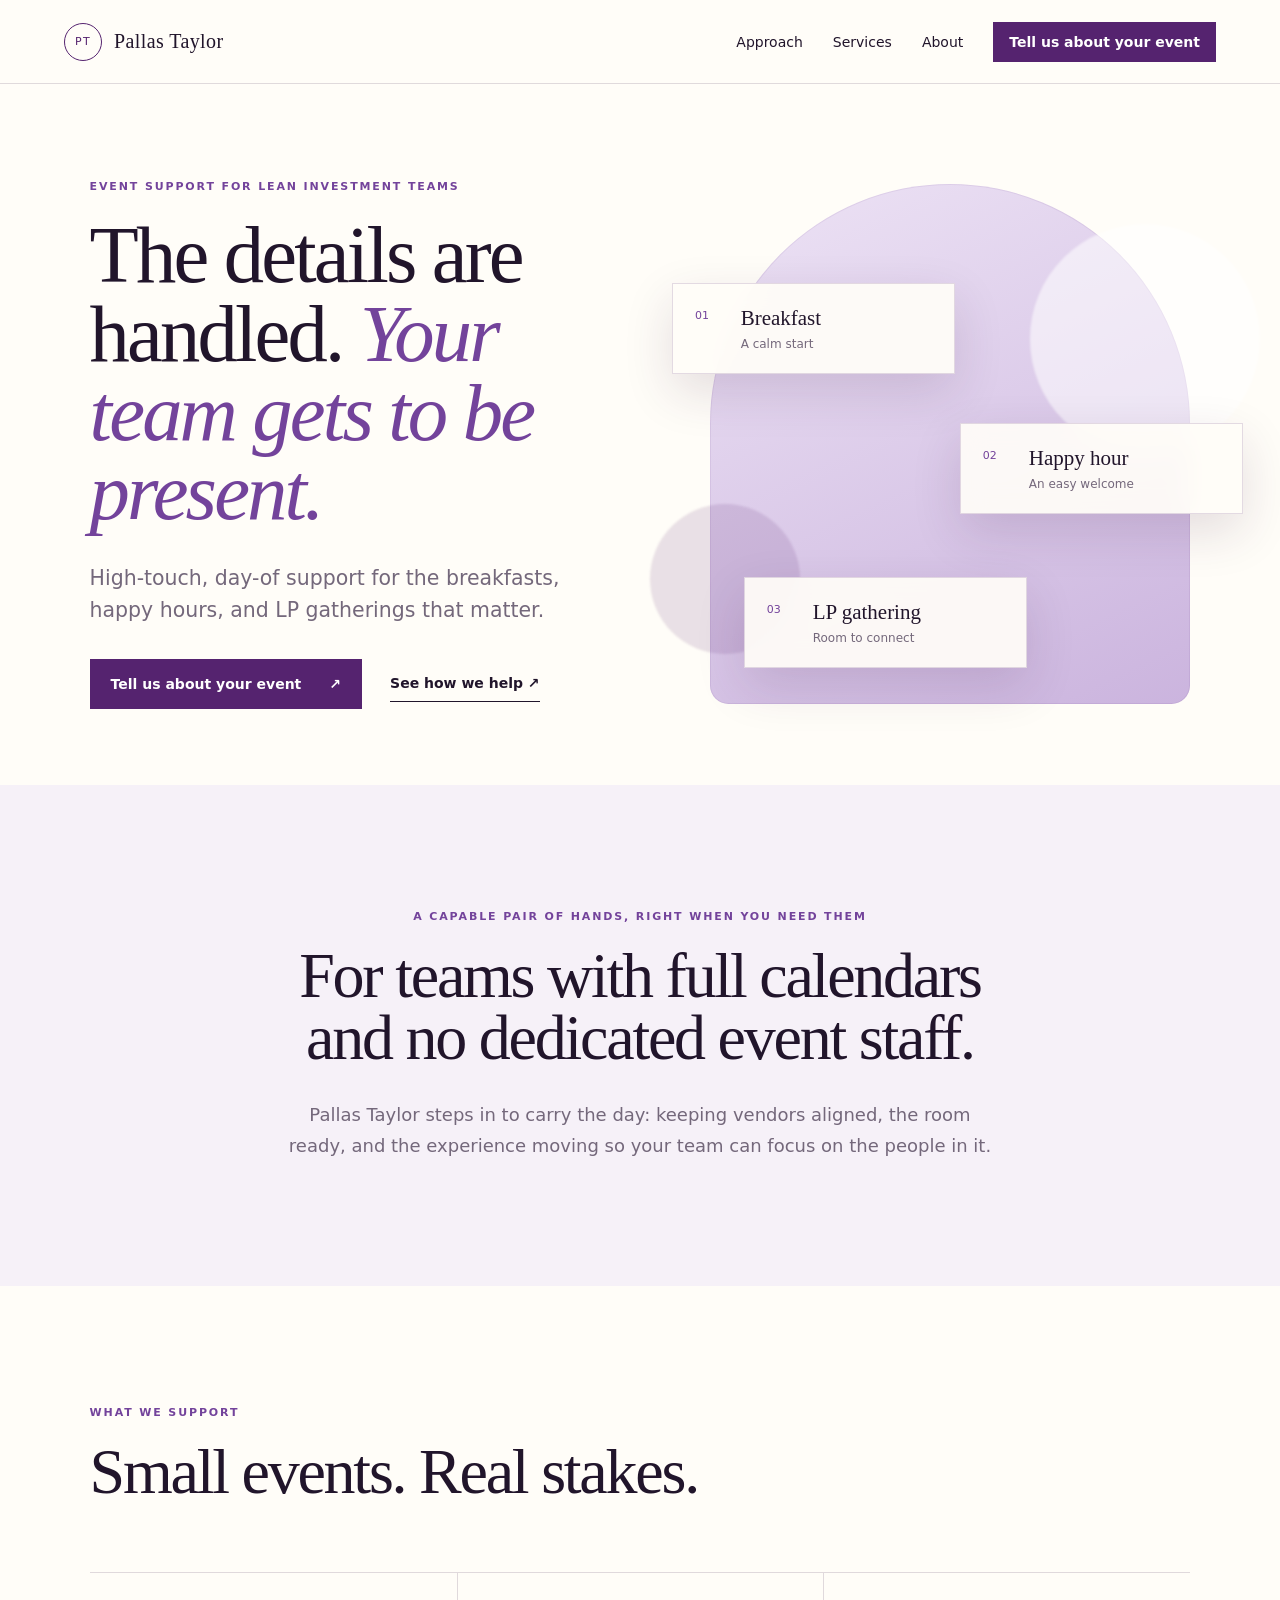
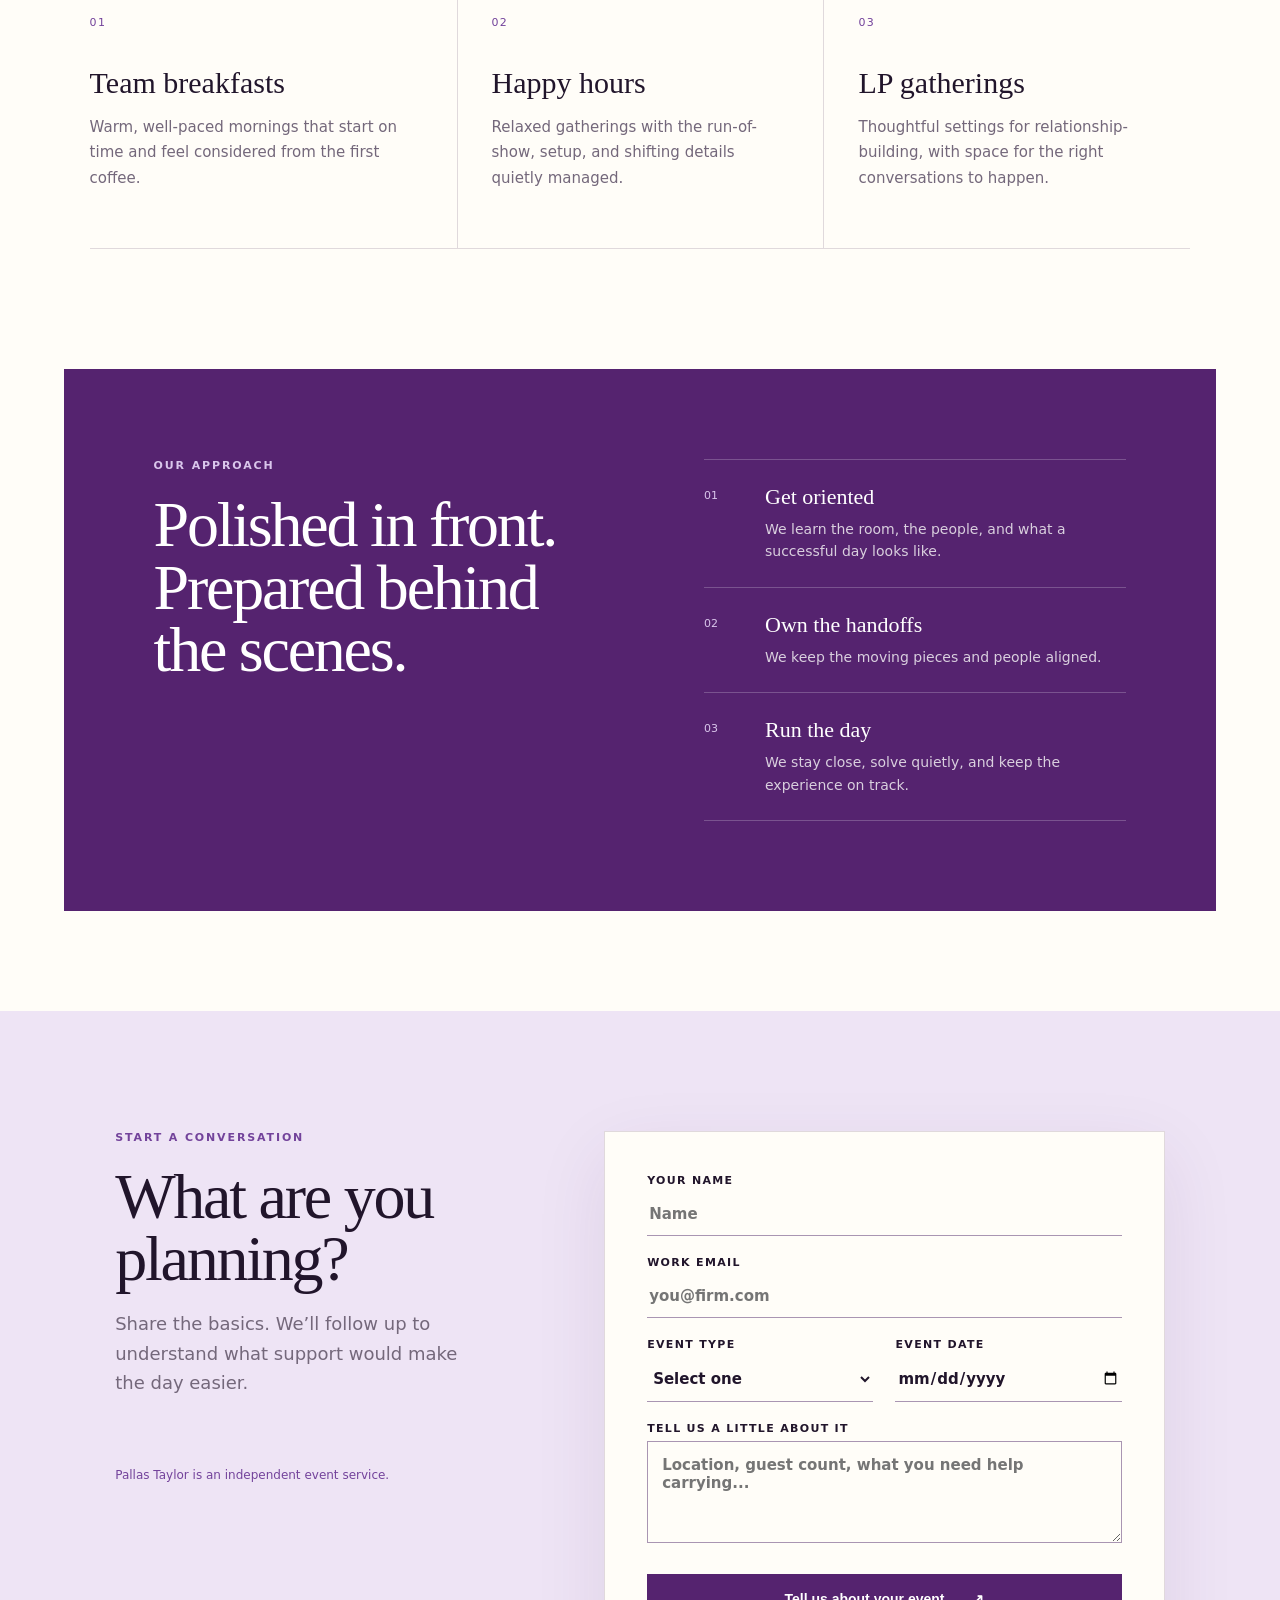
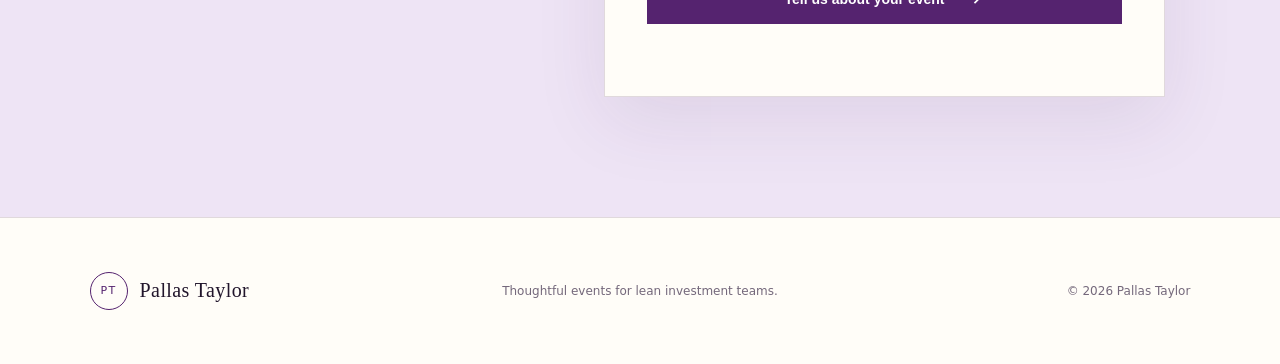
<file: index.html>
<!doctype html>
<html lang="en">
<head>
  <meta charset="utf-8" />
  <meta name="viewport" content="width=device-width, initial-scale=1" />
  <meta name="description" content="Pallas Taylor provides thoughtful, day-of event support for lean investment teams." />
  <title>Pallas Taylor | Event support for investment teams</title>
  <link rel="canonical" href="https://pallastaylor.com/" />
  <meta name="robots" content="index, follow, max-image-preview:large" />
  <meta property="og:type" content="website" />
  <meta property="og:site_name" content="Pallas Taylor" />
  <meta property="og:title" content="Pallas Taylor | Event support for investment teams" />
  <meta property="og:description" content="Pallas Taylor provides thoughtful, day-of event support for lean investment teams." />
  <meta property="og:url" content="https://pallastaylor.com/" />
  <meta name="twitter:card" content="summary" />
  <meta name="twitter:title" content="Pallas Taylor | Event support for investment teams" />
  <meta name="twitter:description" content="Pallas Taylor provides thoughtful, day-of event support for lean investment teams." />
  <script type="application/ld+json">
  {
    "@context": "https://schema.org",
    "@graph": [
      {
        "@type": "WebSite",
        "@id": "https://pallastaylor.com/#website",
        "url": "https://pallastaylor.com/",
        "name": "Pallas Taylor",
        "description": "High-touch, day-of event support for lean investment and venture capital teams.",
        "publisher": { "@id": "https://pallastaylor.com/#business" }
      },
      {
        "@type": "ProfessionalService",
        "@id": "https://pallastaylor.com/#business",
        "name": "Pallas Taylor",
        "url": "https://pallastaylor.com/",
        "email": "hello@pallastaylor.com",
        "description": "Pallas Taylor provides high-touch, day-of event support for lean investment and venture capital teams: team breakfasts, happy hours, LP dinners and portfolio gatherings. It handles vendors, timelines, guest lists and onsite execution so the client's own team can be present with their guests.",
        "founder": {
          "@type": "Person",
          "@id": "https://pallastaylor.com/#founder",
          "name": "Arielle Warren",
          "jobTitle": "Founder"
        },
        "areaServed": { "@type": "City", "name": "New York City" },
        "knowsAbout": ["event planning", "day-of event coordination", "investor relations events", "LP dinners", "venture capital events", "corporate happy hours", "team breakfasts"],
        "hasOfferCatalog": {
          "@type": "OfferCatalog",
          "name": "Event support services",
          "itemListElement": [
            { "@type": "Offer", "itemOffered": { "@type": "Service", "name": "Breakfast Briefing", "description": "Planning call, run-of-show, venue and vendor coordination, RSVP tracking and up to 3 hours onsite, for events of up to 30 guests." } },
            { "@type": "Offer", "itemOffered": { "@type": "Service", "name": "Happy Hour / LP Gathering", "description": "Event brief, vendor coordination, invitation copy, RSVP tracking and a lead onsite operator for up to 5 hours, for events of up to 75 guests." } },
            { "@type": "Offer", "itemOffered": { "@type": "Service", "name": "White-Glove Event Partner", "description": "End-to-end ownership of higher-touch LP dinners, portfolio gatherings and multi-vendor events, from concept through post-event debrief." } },
            { "@type": "Offer", "itemOffered": { "@type": "Service", "name": "Event Sprint", "description": "A four-hour-minimum engagement to rescue, finish or run a specific part of an event the client has already planned." } }
          ]
        }
      }
    ]
  }
  </script>
  <link rel="stylesheet" href="styles.css" />
</head>
<body>
  <header class="site-header">
    <a class="brand" href="#top" aria-label="Pallas Taylor home">
      <span class="brand-mark" aria-hidden="true">PT</span>
      <span>Pallas Taylor</span>
    </a>
    <button class="menu-toggle" type="button" aria-expanded="false" aria-controls="mobile-menu" aria-label="Open navigation menu">
      <span aria-hidden="true"></span><span aria-hidden="true"></span><span aria-hidden="true"></span>
    </button>
    <nav aria-label="Primary navigation">
      <a href="#approach">Approach</a>
      <a href="services.html">Services</a>
      <a href="about.html">About</a>
      <a class="button button-small" href="#inquiry"><span class="cta-full">Tell us about your event</span><span class="cta-short">Inquire</span></a>
    </nav>
  <nav class="mobile-menu" id="mobile-menu" aria-label="Mobile navigation" hidden>
    <a href="index.html">Home</a>
    <a href="about.html">About</a>
    <a href="villagers/">Villagers</a>
    <a href="index.html#inquiry">Inquire</a>
  </nav>
  </header>

  <main id="top">
    <section class="hero">
      <div class="hero-copy">
        <p class="eyebrow">Event support for lean investment teams</p>
        <h1>The details are handled. <em>Your team gets to be present.</em></h1>
        <p class="hero-intro">High-touch, day-of support for the breakfasts, happy hours, and LP gatherings that matter.</p>
        <div class="hero-actions">
          <a class="button" href="#inquiry">Tell us about your event <span aria-hidden="true">↗</span></a>
          <a class="text-link" href="services.html">See how we help <span aria-hidden="true">↗</span></a>
        </div>
      </div>
      <div class="hero-art" aria-label="Abstract purple event scene">
        <div class="orb orb-one"></div>
        <div class="orb orb-two"></div>
        <div class="event-card card-one"><span>01</span><strong>Breakfast</strong><small>A calm start</small></div>
        <div class="event-card card-two"><span>02</span><strong>Happy hour</strong><small>An easy welcome</small></div>
        <div class="event-card card-three"><span>03</span><strong>LP gathering</strong><small>Room to connect</small></div>
      </div>
    </section>

    <section class="statement">
      <p class="eyebrow">A capable pair of hands, right when you need them</p>
      <h2>For teams with full calendars and no dedicated event staff.</h2>
      <p>Pallas Taylor steps in to carry the day: keeping vendors aligned, the room ready, and the experience moving so your team can focus on the people in it.</p>
    </section>

    <section class="services" id="services">
      <div class="section-heading">
        <p class="eyebrow">What we support</p>
        <h2>Small events. Real stakes.</h2>
      </div>
      <div class="service-grid">
        <article>
          <span class="service-number">01</span>
          <h3>Team breakfasts</h3>
          <p>Warm, well-paced mornings that start on time and feel considered from the first coffee.</p>
        </article>
        <article>
          <span class="service-number">02</span>
          <h3>Happy hours</h3>
          <p>Relaxed gatherings with the run-of-show, setup, and shifting details quietly managed.</p>
        </article>
        <article>
          <span class="service-number">03</span>
          <h3>LP gatherings</h3>
          <p>Thoughtful settings for relationship-building, with space for the right conversations to happen.</p>
        </article>
      </div>
    </section>

    <section class="approach" id="approach">
      <div class="approach-panel">
        <div>
          <p class="eyebrow light">Our approach</p>
          <h2>Polished in front.<br />Prepared behind the scenes.</h2>
        </div>
        <ol>
          <li><span>01</span><div><strong>Get oriented</strong><p>We learn the room, the people, and what a successful day looks like.</p></div></li>
          <li><span>02</span><div><strong>Own the handoffs</strong><p>We keep the moving pieces and people aligned.</p></div></li>
          <li><span>03</span><div><strong>Run the day</strong><p>We stay close, solve quietly, and keep the experience on track.</p></div></li>
        </ol>
      </div>
    </section>

    <section class="inquiry" id="inquiry">
      <div class="inquiry-copy">
        <p class="eyebrow">Start a conversation</p>
        <h2>What are you planning?</h2>
        <p>Share the basics. We’ll follow up to understand what support would make the day easier.</p>
        <p class="privacy-note">Pallas Taylor is an independent event service.</p>
      </div>
      <form id="event-form">
        <label>Your name<input type="text" name="name" autocomplete="name" required placeholder="Name" /></label>
        <label>Work email<input type="email" name="email" autocomplete="email" required placeholder="you@firm.com" /></label>
        <div class="form-row">
          <label>Event type<select name="type" required><option value="" selected disabled>Select one</option><option>Breakfast</option><option>Happy hour</option><option>LP gathering</option><option>Something else</option></select></label>
          <label>Event date<input type="date" name="date" /></label>
        </div>
        <label>Tell us a little about it<textarea name="details" rows="4" required placeholder="Location, guest count, what you need help carrying..."></textarea></label>
        <button class="button" type="submit">Tell us about your event <span aria-hidden="true">↗</span></button>
        <p class="form-status" id="form-status" role="status" aria-live="polite"></p>
      </form>
    </section>
  </main>

  <footer>
    <a class="brand footer-brand" href="#top"><span class="brand-mark" aria-hidden="true">PT</span><span>Pallas Taylor</span></a>
    <p>Thoughtful events for lean investment teams.</p>
    <p>© <span id="year"></span> Pallas Taylor</p>
  </footer>
  <script src="script.js"></script>
</body>
</html>
</file>
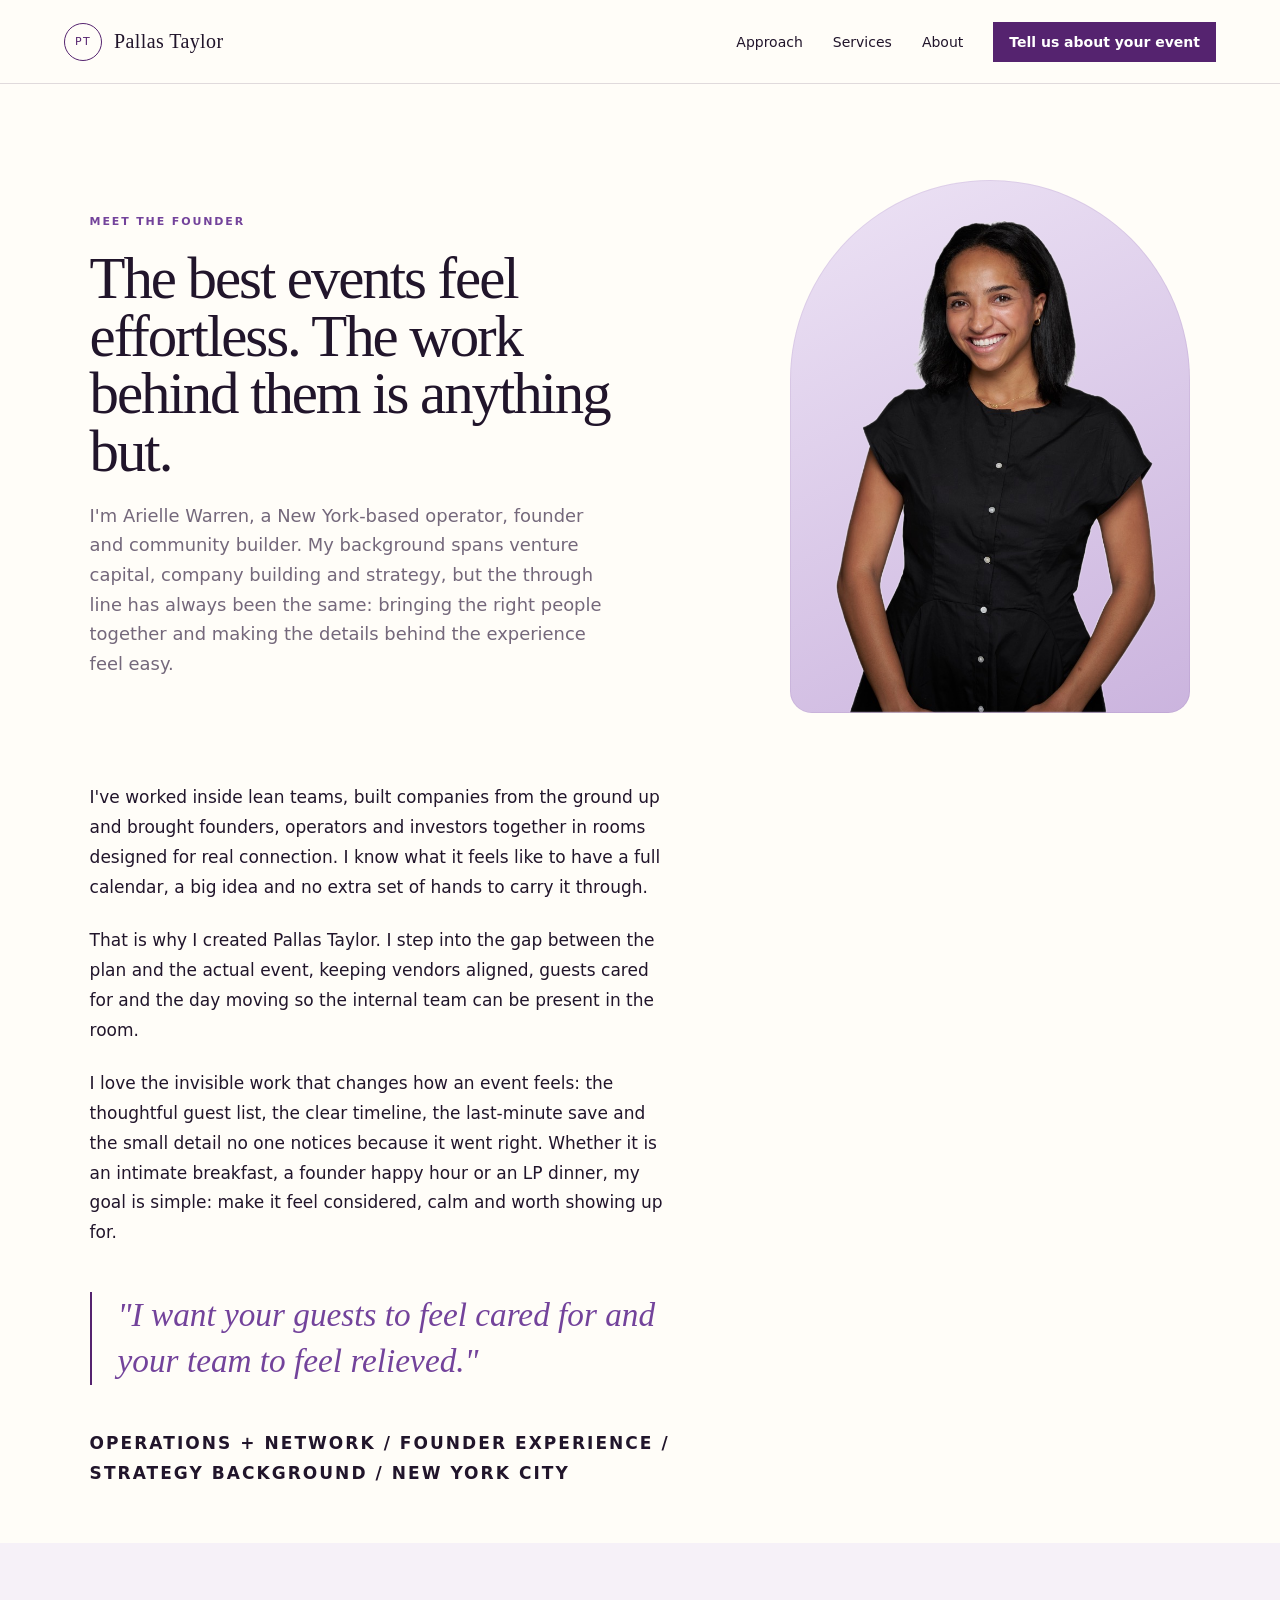
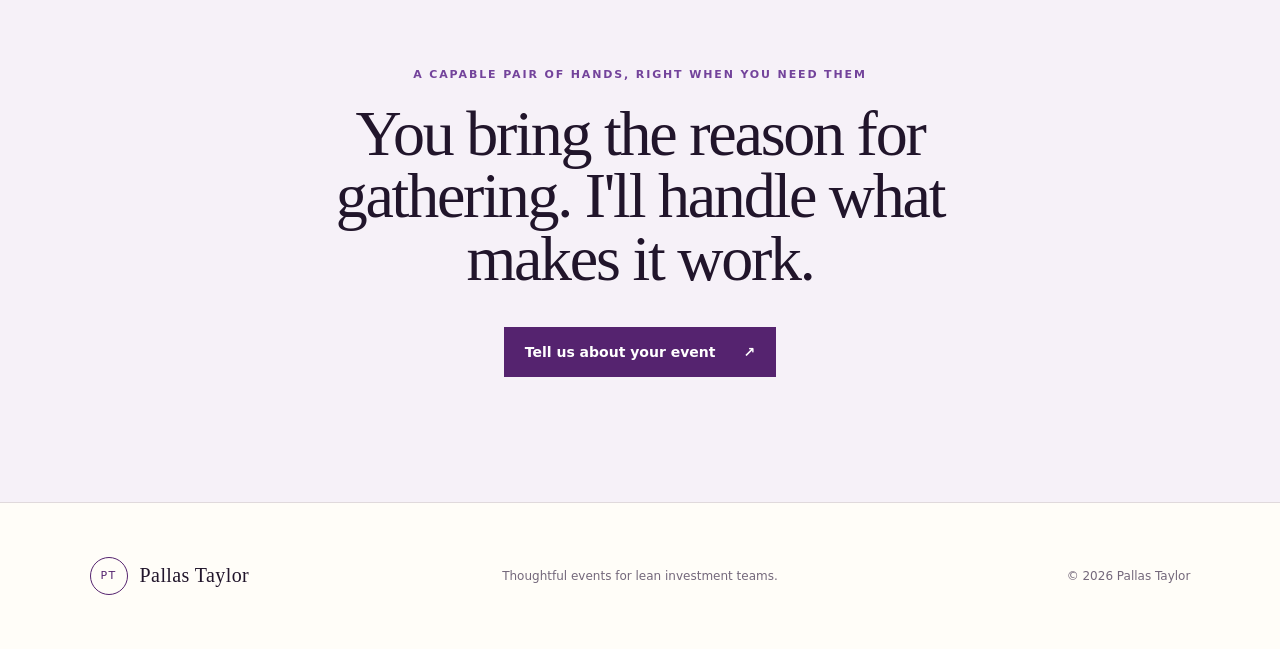
<file: about.html>
<!doctype html>
<html lang="en">
<head>
  <meta charset="utf-8" />
  <meta name="viewport" content="width=device-width, initial-scale=1" />
  <meta name="description" content="Meet Arielle Warren, founder of Pallas Taylor — event support for lean investment teams." />
  <title>About | Pallas Taylor</title>
  <link rel="canonical" href="https://pallastaylor.com/about.html" />
  <meta name="robots" content="index, follow, max-image-preview:large" />
  <meta property="og:type" content="profile" />
  <meta property="og:site_name" content="Pallas Taylor" />
  <meta property="og:title" content="About | Pallas Taylor" />
  <meta property="og:description" content="Meet Arielle Warren, founder of Pallas Taylor — event support for lean investment teams." />
  <meta property="og:url" content="https://pallastaylor.com/about.html" />
  <meta property="og:image" content="https://pallastaylor.com/images/arielle-portrait.png" />
  <meta name="twitter:card" content="summary" />
  <meta name="twitter:title" content="About | Pallas Taylor" />
  <meta name="twitter:description" content="Meet Arielle Warren, founder of Pallas Taylor — event support for lean investment teams." />
  <script type="application/ld+json">
  {
    "@context": "https://schema.org",
    "@type": "ProfilePage",
    "mainEntity": {
      "@type": "Person",
      "@id": "https://pallastaylor.com/#founder",
      "name": "Arielle Warren",
      "jobTitle": "Founder",
      "worksFor": { "@id": "https://pallastaylor.com/#business" },
      "description": "Arielle Warren is the founder of Pallas Taylor, a New York City event operations service for lean investment teams. Her background spans venture capital, company building and strategy.",
      "address": { "@type": "PostalAddress", "addressLocality": "New York City", "addressRegion": "NY", "addressCountry": "US" },
      "image": "https://pallastaylor.com/images/arielle-portrait.png"
    }
  }
  </script>
  <link rel="stylesheet" href="styles.css" />
</head>
<body>
  <header class="site-header">
    <a class="brand" href="index.html" aria-label="Pallas Taylor home">
      <span class="brand-mark" aria-hidden="true">PT</span>
      <span>Pallas Taylor</span>
    </a>
    <button class="menu-toggle" type="button" aria-expanded="false" aria-controls="mobile-menu" aria-label="Open navigation menu">
      <span aria-hidden="true"></span><span aria-hidden="true"></span><span aria-hidden="true"></span>
    </button>
    <nav aria-label="Primary navigation">
      <a href="index.html#approach">Approach</a>
      <a href="services.html">Services</a>
      <a href="about.html" aria-current="page">About</a>
      <a class="button button-small" href="index.html#inquiry"><span class="cta-full">Tell us about your event</span><span class="cta-short">Inquire</span></a>
    </nav>
  <nav class="mobile-menu" id="mobile-menu" aria-label="Mobile navigation" hidden>
    <a href="index.html">Home</a>
    <a href="about.html">About</a>
    <a href="villagers/">Villagers</a>
    <a href="index.html#inquiry">Inquire</a>
  </nav>
  </header>

  <main id="top">
    <section class="about-hero">
      <div class="about-hero-head">
        <p class="eyebrow">Meet the founder</p>
        <h1>The best events feel effortless. The work behind them is anything but.</h1>
      </div>
      <div class="about-hero-art">
        <div class="portrait-arch">
          <img src="images/arielle-portrait.png" alt="Portrait of Arielle Warren, founder of Pallas Taylor" />
        </div>
      </div>
      <div class="about-hero-intro">
        <p>I'm Arielle Warren, a New York-based operator, founder and community builder. My background spans venture capital, company building and strategy, but the through line has always been the same: bringing the right people together and making the details behind the experience feel easy.</p>
      </div>
    </section>

    <section class="about-body">
      <p>I've worked inside lean teams, built companies from the ground up and brought founders, operators and investors together in rooms designed for real connection. I know what it feels like to have a full calendar, a big idea and no extra set of hands to carry it through.</p>
      <p>That is why I created Pallas Taylor. I step into the gap between the plan and the actual event, keeping vendors aligned, guests cared for and the day moving so the internal team can be present in the room.</p>
      <p>I love the invisible work that changes how an event feels: the thoughtful guest list, the clear timeline, the last-minute save and the small detail no one notices because it went right. Whether it is an intimate breakfast, a founder happy hour or an LP dinner, my goal is simple: make it feel considered, calm and worth showing up for.</p>
      <blockquote class="pull-quote">"I want your guests to feel cared for and your team to feel relieved."</blockquote>
      <p class="credential-row">Operations + network / Founder experience / Strategy background / New York City</p>
    </section>

    <section class="statement">
      <p class="eyebrow">A capable pair of hands, right when you need them</p>
      <h2>You bring the reason for gathering. I'll handle what makes it work.</h2>
      <a class="button" href="index.html#inquiry">Tell us about your event <span aria-hidden="true">↗</span></a>
    </section>
  </main>

  <footer>
    <a class="brand footer-brand" href="index.html"><span class="brand-mark" aria-hidden="true">PT</span><span>Pallas Taylor</span></a>
    <p>Thoughtful events for lean investment teams.</p>
    <p>© <span id="year"></span> Pallas Taylor</p>
  </footer>
  <script src="script.js"></script>
</body>
</html>
</file>
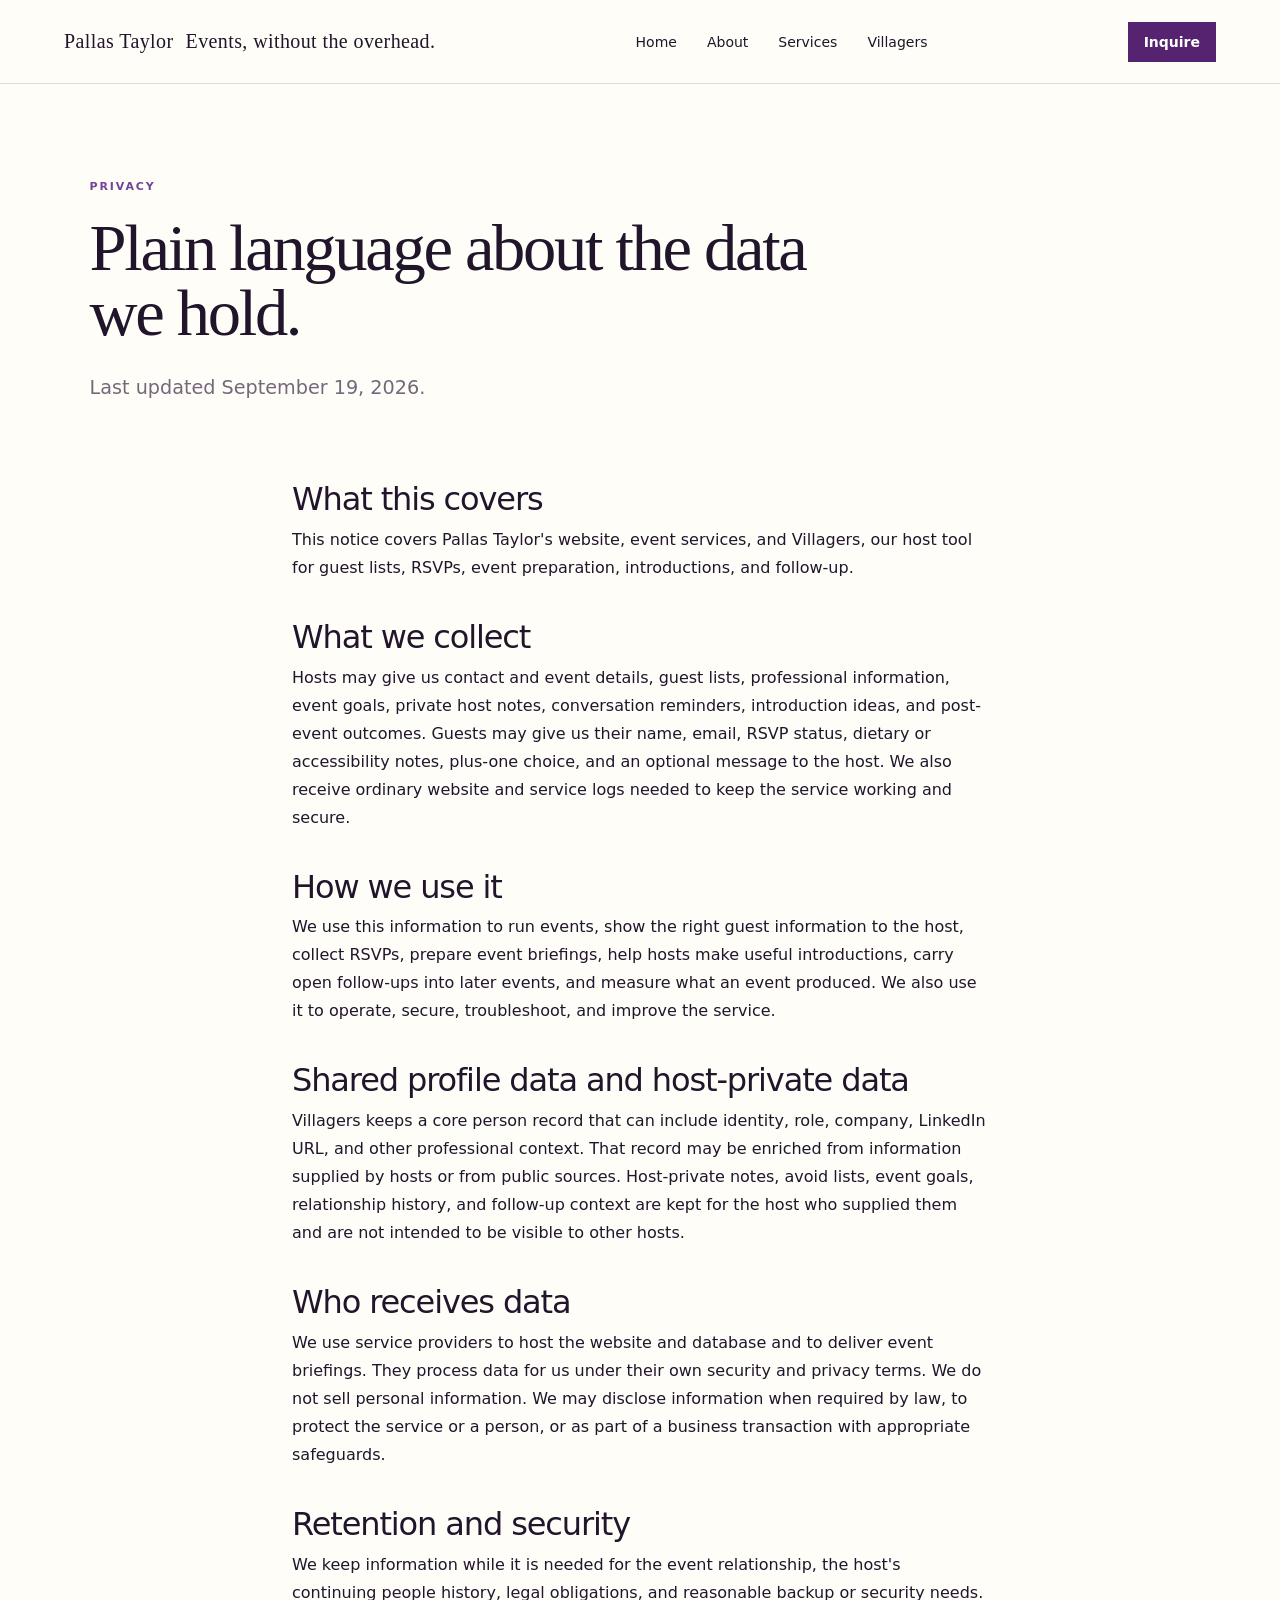
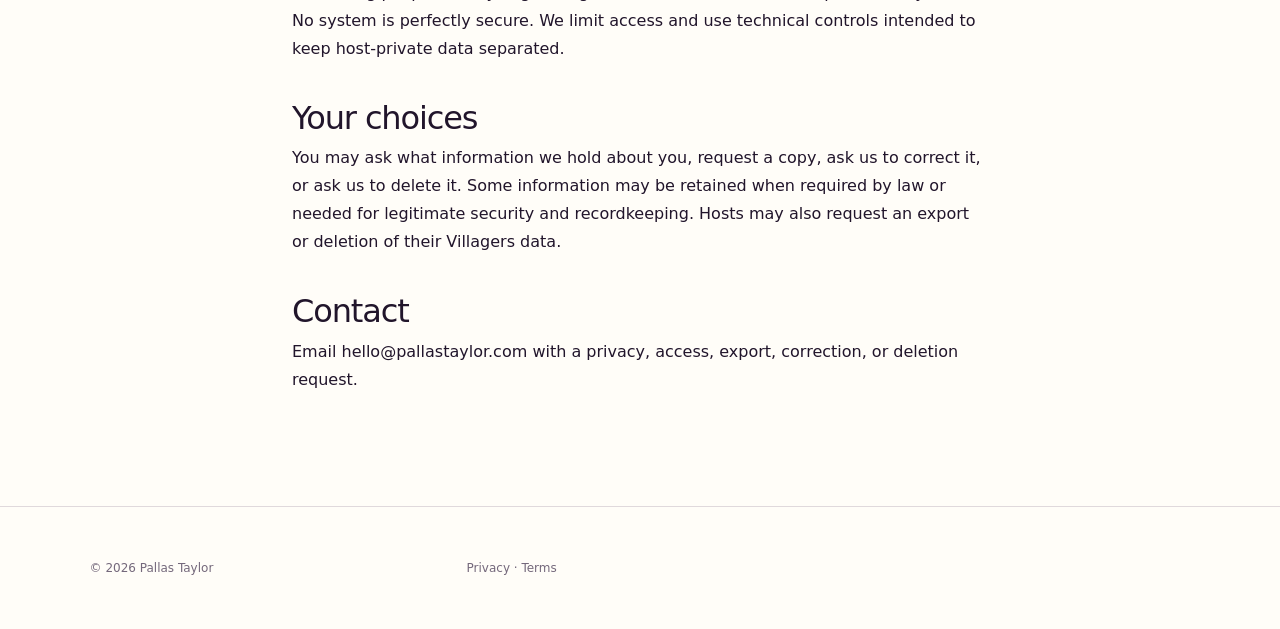
<file: privacy.html>
<!doctype html>
<html lang="en">
<head>
  <meta charset="utf-8" />
  <meta name="viewport" content="width=device-width, initial-scale=1" />
  <meta name="description" content="Privacy notice for Pallas Taylor and Villagers." />
  <link rel="canonical" href="https://pallastaylor.com/privacy.html" />
  <title>Privacy | Pallas Taylor</title>
  <link rel="stylesheet" href="styles.css" />
</head>
<body>
  <header class="site-header">
    <a class="brand" href="/"><span class="brand-name">Pallas Taylor</span><span class="brand-tagline">Events, without the overhead.</span></a>
    <nav class="desktop-nav"><a href="/">Home</a><a href="/about.html">About</a><a href="/services.html">Services</a><a href="/villagers/">Villagers</a></nav>
    <a class="button button-small" href="/#inquire">Inquire</a>
  </header>
  <main>
    <section class="page-hero legal-hero"><p class="eyebrow">Privacy</p><h1>Plain language about the data we hold.</h1><p class="lede">Last updated September 19, 2026.</p></section>
    <section class="legal-copy">
      <h2>What this covers</h2>
      <p>This notice covers Pallas Taylor's website, event services, and Villagers, our host tool for guest lists, RSVPs, event preparation, introductions, and follow-up.</p>
      <h2>What we collect</h2>
      <p>Hosts may give us contact and event details, guest lists, professional information, event goals, private host notes, conversation reminders, introduction ideas, and post-event outcomes. Guests may give us their name, email, RSVP status, dietary or accessibility notes, plus-one choice, and an optional message to the host. We also receive ordinary website and service logs needed to keep the service working and secure.</p>
      <h2>How we use it</h2>
      <p>We use this information to run events, show the right guest information to the host, collect RSVPs, prepare event briefings, help hosts make useful introductions, carry open follow-ups into later events, and measure what an event produced. We also use it to operate, secure, troubleshoot, and improve the service.</p>
      <h2>Shared profile data and host-private data</h2>
      <p>Villagers keeps a core person record that can include identity, role, company, LinkedIn URL, and other professional context. That record may be enriched from information supplied by hosts or from public sources. Host-private notes, avoid lists, event goals, relationship history, and follow-up context are kept for the host who supplied them and are not intended to be visible to other hosts.</p>
      <h2>Who receives data</h2>
      <p>We use service providers to host the website and database and to deliver event briefings. They process data for us under their own security and privacy terms. We do not sell personal information. We may disclose information when required by law, to protect the service or a person, or as part of a business transaction with appropriate safeguards.</p>
      <h2>Retention and security</h2>
      <p>We keep information while it is needed for the event relationship, the host's continuing people history, legal obligations, and reasonable backup or security needs. No system is perfectly secure. We limit access and use technical controls intended to keep host-private data separated.</p>
      <h2>Your choices</h2>
      <p>You may ask what information we hold about you, request a copy, ask us to correct it, or ask us to delete it. Some information may be retained when required by law or needed for legitimate security and recordkeeping. Hosts may also request an export or deletion of their Villagers data.</p>
      <h2>Contact</h2>
      <p>Email <a href="mailto:hello@pallastaylor.com">hello@pallastaylor.com</a> with a privacy, access, export, correction, or deletion request.</p>
    </section>
  </main>
  <footer class="site-footer"><span>© 2026 Pallas Taylor</span><span><a href="/privacy.html">Privacy</a> · <a href="/terms.html">Terms</a></span></footer>
</body>
</html>
</file>
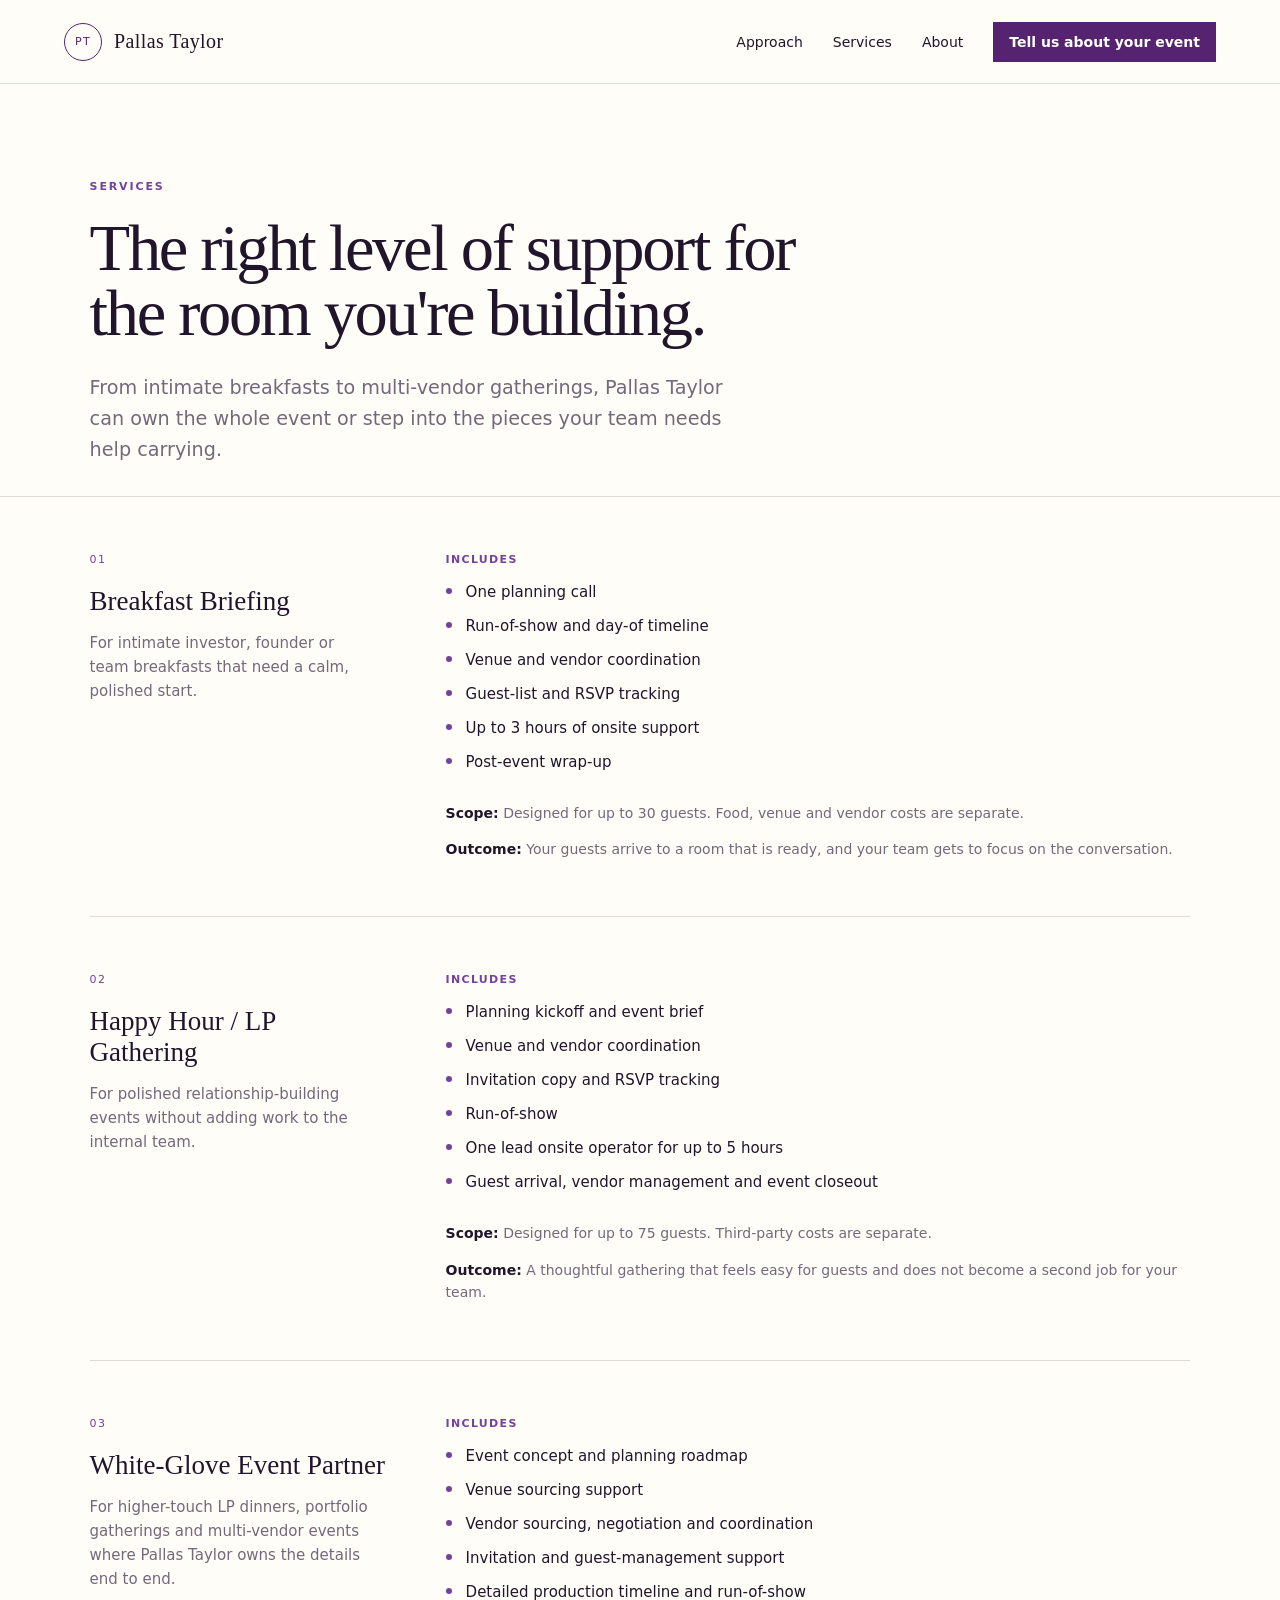
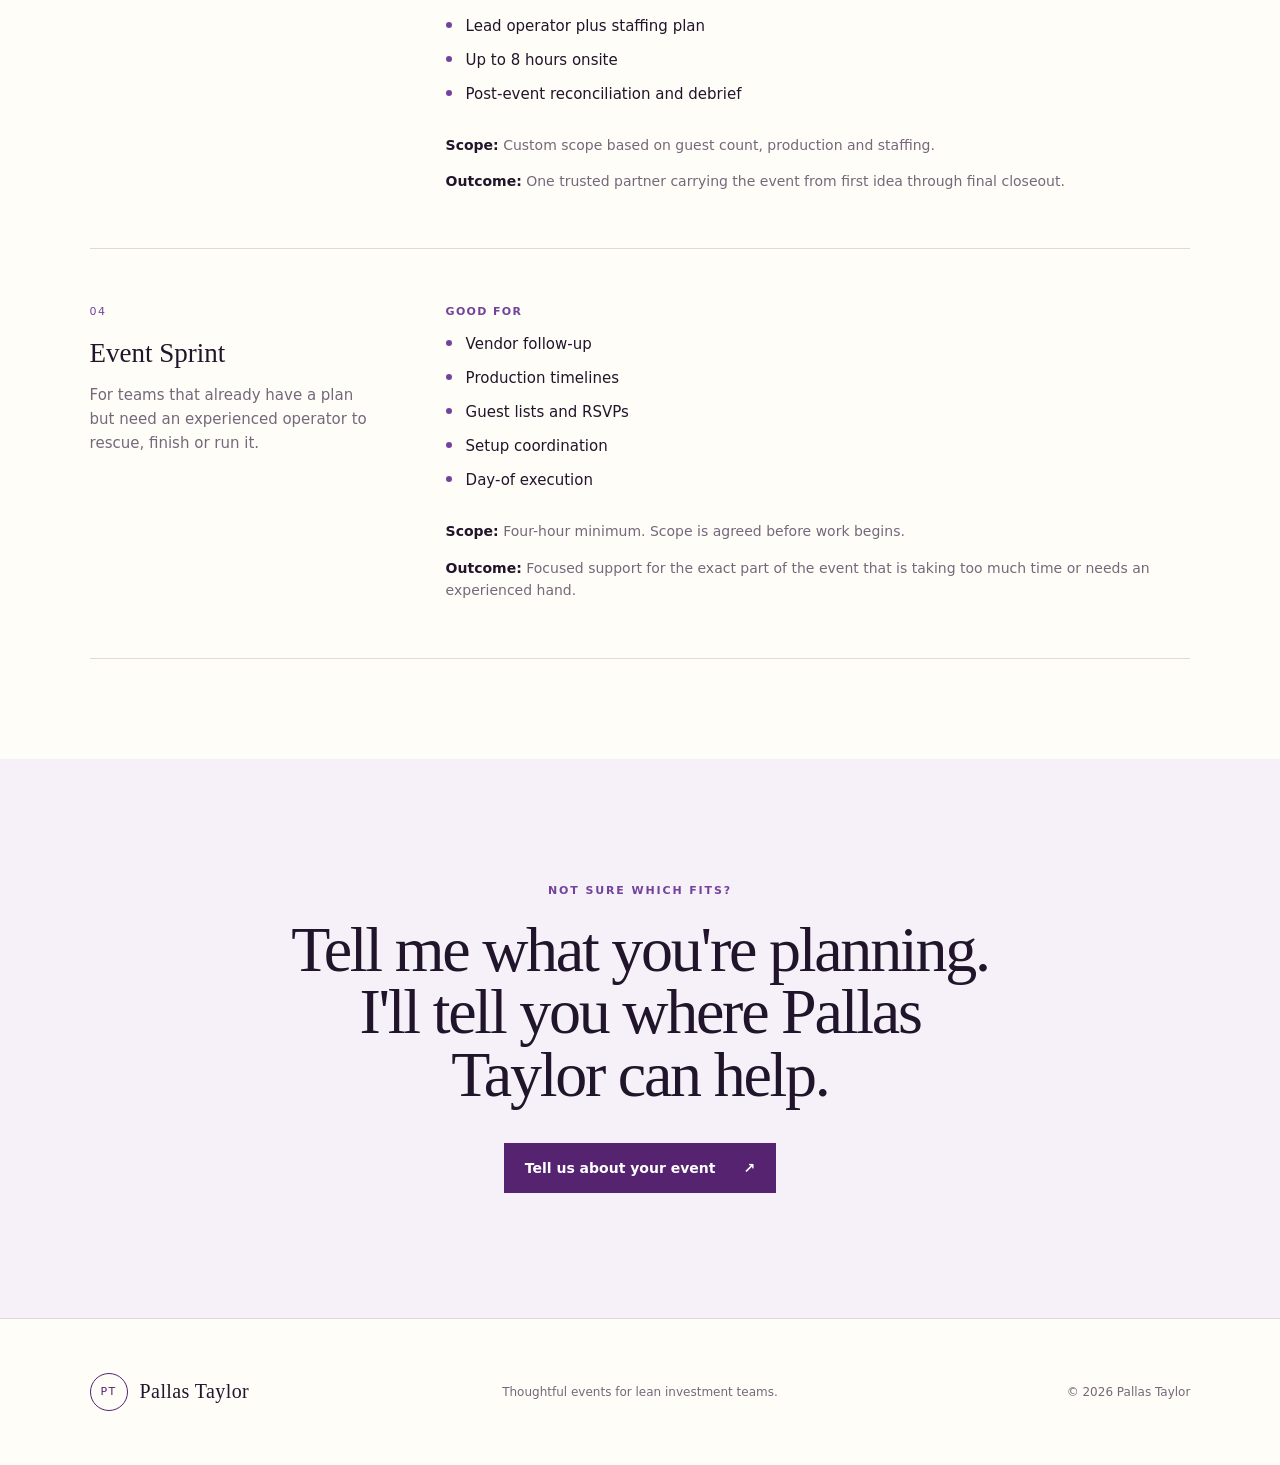
<file: services.html>
<!doctype html>
<html lang="en">
<head>
  <meta charset="utf-8" />
  <meta name="viewport" content="width=device-width, initial-scale=1" />
  <meta name="description" content="Event support packages from Pallas Taylor, for lean investment teams planning breakfasts, happy hours, LP gatherings and more." />
  <title>Services | Pallas Taylor</title>
  <link rel="canonical" href="https://pallastaylor.com/services.html" />
  <meta name="robots" content="index, follow, max-image-preview:large" />
  <meta property="og:type" content="website" />
  <meta property="og:site_name" content="Pallas Taylor" />
  <meta property="og:title" content="Services | Pallas Taylor" />
  <meta property="og:description" content="Event support packages from Pallas Taylor, for lean investment teams planning breakfasts, happy hours, LP gatherings and more." />
  <meta property="og:url" content="https://pallastaylor.com/services.html" />
  <meta name="twitter:card" content="summary" />
  <meta name="twitter:title" content="Services | Pallas Taylor" />
  <meta name="twitter:description" content="Event support packages from Pallas Taylor, for lean investment teams planning breakfasts, happy hours, LP gatherings and more." />
  <script type="application/ld+json">
  {
    "@context": "https://schema.org",
    "@type": "ItemList",
    "name": "Pallas Taylor event support services",
    "description": "Event support packages from Pallas Taylor for lean investment teams planning breakfasts, happy hours, LP gatherings and more.",
    "itemListElement": [
      { "@type": "ListItem", "position": 1, "item": { "@type": "Service", "name": "Breakfast Briefing", "provider": { "@id": "https://pallastaylor.com/#business" }, "description": "For intimate investor, founder or team breakfasts. Includes one planning call, run-of-show and day-of timeline, venue and vendor coordination, guest-list and RSVP tracking, up to 3 hours of onsite support, and post-event wrap-up. Designed for up to 30 guests." } },
      { "@type": "ListItem", "position": 2, "item": { "@type": "Service", "name": "Happy Hour / LP Gathering", "provider": { "@id": "https://pallastaylor.com/#business" }, "description": "For polished relationship-building events. Includes planning kickoff and event brief, venue and vendor coordination, invitation copy and RSVP tracking, run-of-show, one lead onsite operator for up to 5 hours, and event closeout. Designed for up to 75 guests." } },
      { "@type": "ListItem", "position": 3, "item": { "@type": "Service", "name": "White-Glove Event Partner", "provider": { "@id": "https://pallastaylor.com/#business" }, "description": "For higher-touch LP dinners, portfolio gatherings and multi-vendor events. Includes event concept and planning roadmap, venue sourcing support, vendor sourcing, negotiation and coordination, invitation and guest management, production timeline, lead operator plus staffing plan, up to 8 hours onsite, and post-event reconciliation and debrief." } },
      { "@type": "ListItem", "position": 4, "item": { "@type": "Service", "name": "Event Sprint", "provider": { "@id": "https://pallastaylor.com/#business" }, "description": "For teams that already have a plan but need an experienced operator to rescue, finish or run it. Good for vendor follow-up, production timelines, guest lists and RSVPs, setup coordination, and day-of execution. Four-hour minimum." } }
    ]
  }
  </script>
  <link rel="stylesheet" href="styles.css" />
</head>
<body>
  <header class="site-header">
    <a class="brand" href="index.html" aria-label="Pallas Taylor home">
      <span class="brand-mark" aria-hidden="true">PT</span>
      <span>Pallas Taylor</span>
    </a>
    <button class="menu-toggle" type="button" aria-expanded="false" aria-controls="mobile-menu" aria-label="Open navigation menu">
      <span aria-hidden="true"></span><span aria-hidden="true"></span><span aria-hidden="true"></span>
    </button>
    <nav aria-label="Primary navigation">
      <a href="index.html#approach">Approach</a>
      <a href="services.html" aria-current="page">Services</a>
      <a href="about.html">About</a>
      <a class="button button-small" href="index.html#inquiry"><span class="cta-full">Tell us about your event</span><span class="cta-short">Inquire</span></a>
    </nav>
  <nav class="mobile-menu" id="mobile-menu" aria-label="Mobile navigation" hidden>
    <a href="index.html">Home</a>
    <a href="about.html">About</a>
    <a href="villagers/">Villagers</a>
    <a href="index.html#inquiry">Inquire</a>
  </nav>
  </header>

  <main id="top">
    <section class="page-hero">
      <p class="eyebrow">Services</p>
      <h1>The right level of support for the room you're building.</h1>
      <p class="lede">From intimate breakfasts to multi-vendor gatherings, Pallas Taylor can own the whole event or step into the pieces your team needs help carrying.</p>
    </section>

    <section class="service-detail-list">
      <article class="service-detail">
        <div class="service-detail-head">
          <span class="service-number">01</span>
          <h3>Breakfast Briefing</h3>
          <p class="fit">For intimate investor, founder or team breakfasts that need a calm, polished start.</p>
        </div>
        <div class="service-detail-body">
          <p class="meta-label">Includes</p>
          <ul>
            <li>One planning call</li>
            <li>Run-of-show and day-of timeline</li>
            <li>Venue and vendor coordination</li>
            <li>Guest-list and RSVP tracking</li>
            <li>Up to 3 hours of onsite support</li>
            <li>Post-event wrap-up</li>
          </ul>
          <div class="service-detail-meta">
            <p><strong>Scope:</strong> Designed for up to 30 guests. Food, venue and vendor costs are separate.</p>
            <p><strong>Outcome:</strong> Your guests arrive to a room that is ready, and your team gets to focus on the conversation.</p>
          </div>
        </div>
      </article>

      <article class="service-detail">
        <div class="service-detail-head">
          <span class="service-number">02</span>
          <h3>Happy Hour / LP Gathering</h3>
          <p class="fit">For polished relationship-building events without adding work to the internal team.</p>
        </div>
        <div class="service-detail-body">
          <p class="meta-label">Includes</p>
          <ul>
            <li>Planning kickoff and event brief</li>
            <li>Venue and vendor coordination</li>
            <li>Invitation copy and RSVP tracking</li>
            <li>Run-of-show</li>
            <li>One lead onsite operator for up to 5 hours</li>
            <li>Guest arrival, vendor management and event closeout</li>
          </ul>
          <div class="service-detail-meta">
            <p><strong>Scope:</strong> Designed for up to 75 guests. Third-party costs are separate.</p>
            <p><strong>Outcome:</strong> A thoughtful gathering that feels easy for guests and does not become a second job for your team.</p>
          </div>
        </div>
      </article>

      <article class="service-detail">
        <div class="service-detail-head">
          <span class="service-number">03</span>
          <h3>White-Glove Event Partner</h3>
          <p class="fit">For higher-touch LP dinners, portfolio gatherings and multi-vendor events where Pallas Taylor owns the details end to end.</p>
        </div>
        <div class="service-detail-body">
          <p class="meta-label">Includes</p>
          <ul>
            <li>Event concept and planning roadmap</li>
            <li>Venue sourcing support</li>
            <li>Vendor sourcing, negotiation and coordination</li>
            <li>Invitation and guest-management support</li>
            <li>Detailed production timeline and run-of-show</li>
            <li>Lead operator plus staffing plan</li>
            <li>Up to 8 hours onsite</li>
            <li>Post-event reconciliation and debrief</li>
          </ul>
          <div class="service-detail-meta">
            <p><strong>Scope:</strong> Custom scope based on guest count, production and staffing.</p>
            <p><strong>Outcome:</strong> One trusted partner carrying the event from first idea through final closeout.</p>
          </div>
        </div>
      </article>

      <article class="service-detail">
        <div class="service-detail-head">
          <span class="service-number">04</span>
          <h3>Event Sprint</h3>
          <p class="fit">For teams that already have a plan but need an experienced operator to rescue, finish or run it.</p>
        </div>
        <div class="service-detail-body">
          <p class="meta-label">Good for</p>
          <ul>
            <li>Vendor follow-up</li>
            <li>Production timelines</li>
            <li>Guest lists and RSVPs</li>
            <li>Setup coordination</li>
            <li>Day-of execution</li>
          </ul>
          <div class="service-detail-meta">
            <p><strong>Scope:</strong> Four-hour minimum. Scope is agreed before work begins.</p>
            <p><strong>Outcome:</strong> Focused support for the exact part of the event that is taking too much time or needs an experienced hand.</p>
          </div>
        </div>
      </article>
    </section>

    <section class="statement">
      <p class="eyebrow">Not sure which fits?</p>
      <h2>Tell me what you're planning. I'll tell you where Pallas Taylor can help.</h2>
      <a class="button" href="index.html#inquiry">Tell us about your event <span aria-hidden="true">↗</span></a>
    </section>
  </main>

  <footer>
    <a class="brand footer-brand" href="index.html"><span class="brand-mark" aria-hidden="true">PT</span><span>Pallas Taylor</span></a>
    <p>Thoughtful events for lean investment teams.</p>
    <p>© <span id="year"></span> Pallas Taylor</p>
  </footer>
  <script src="script.js"></script>
</body>
</html>
</file>
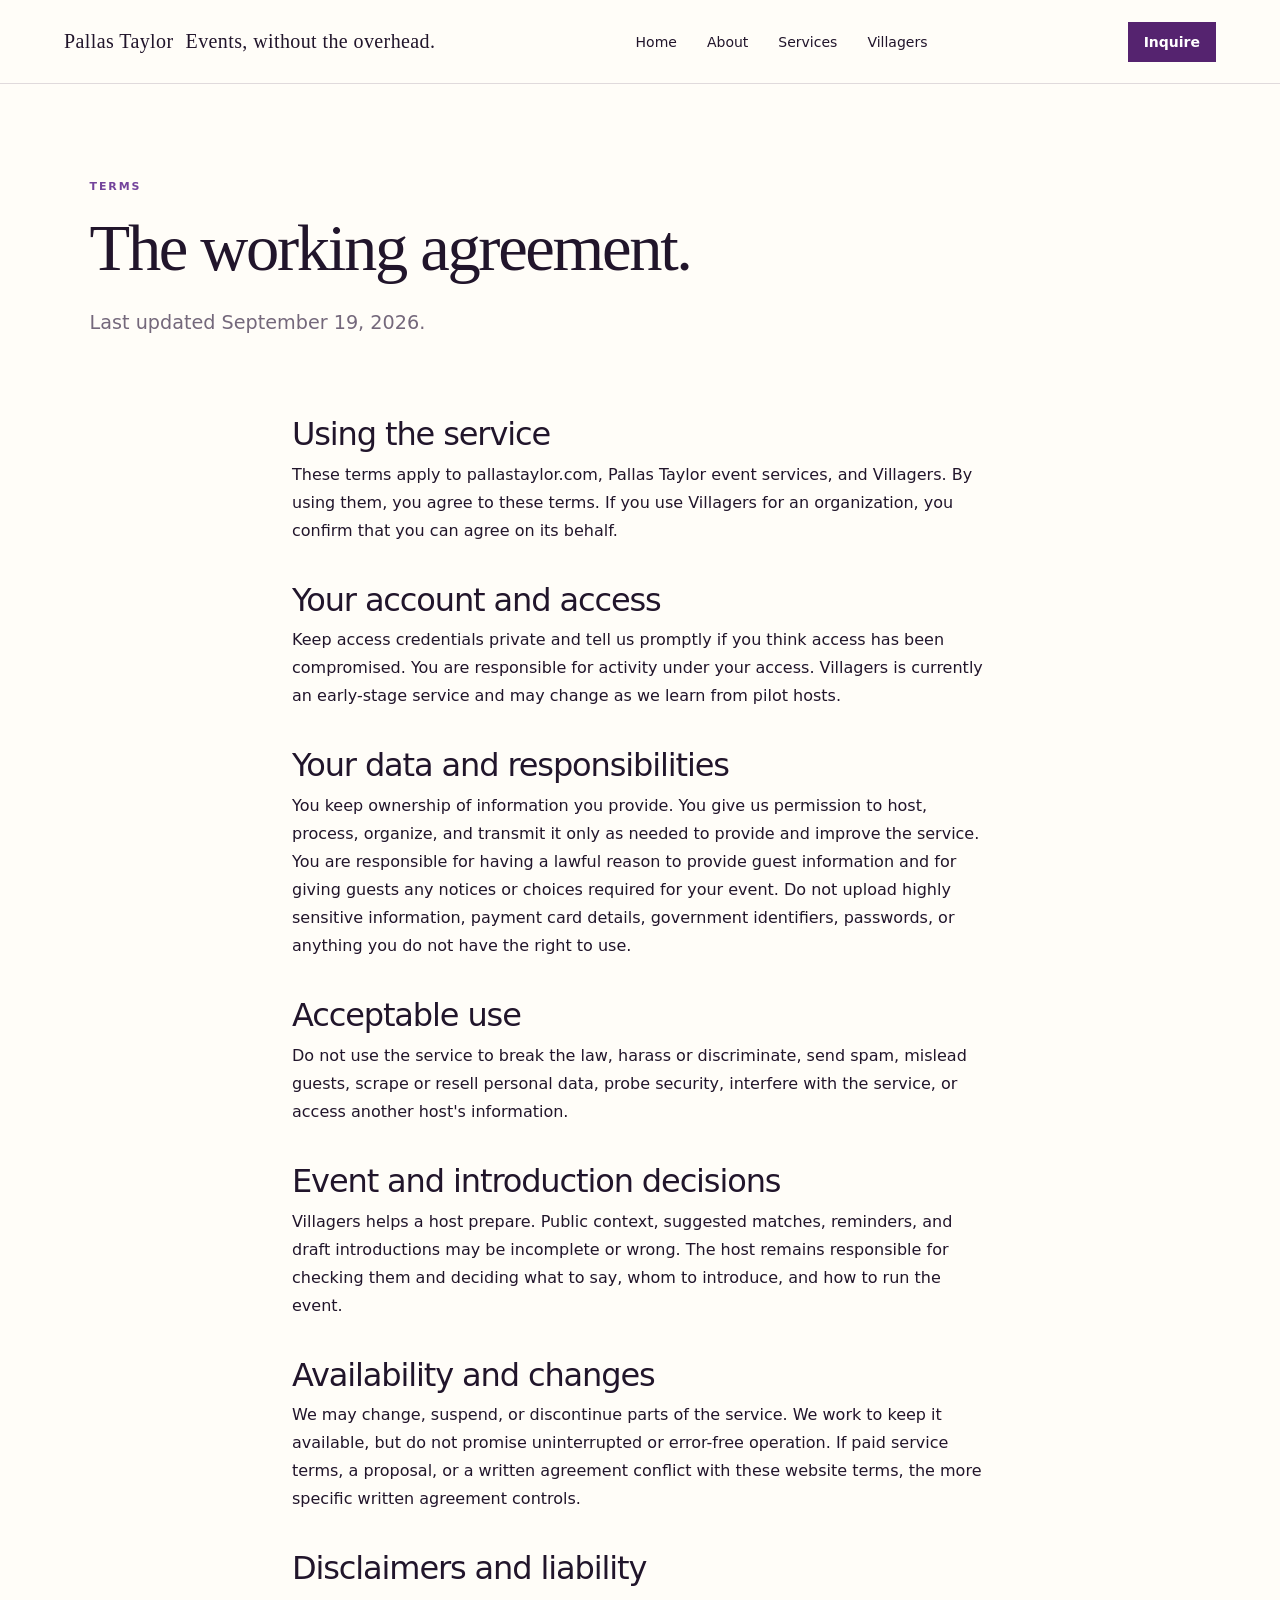
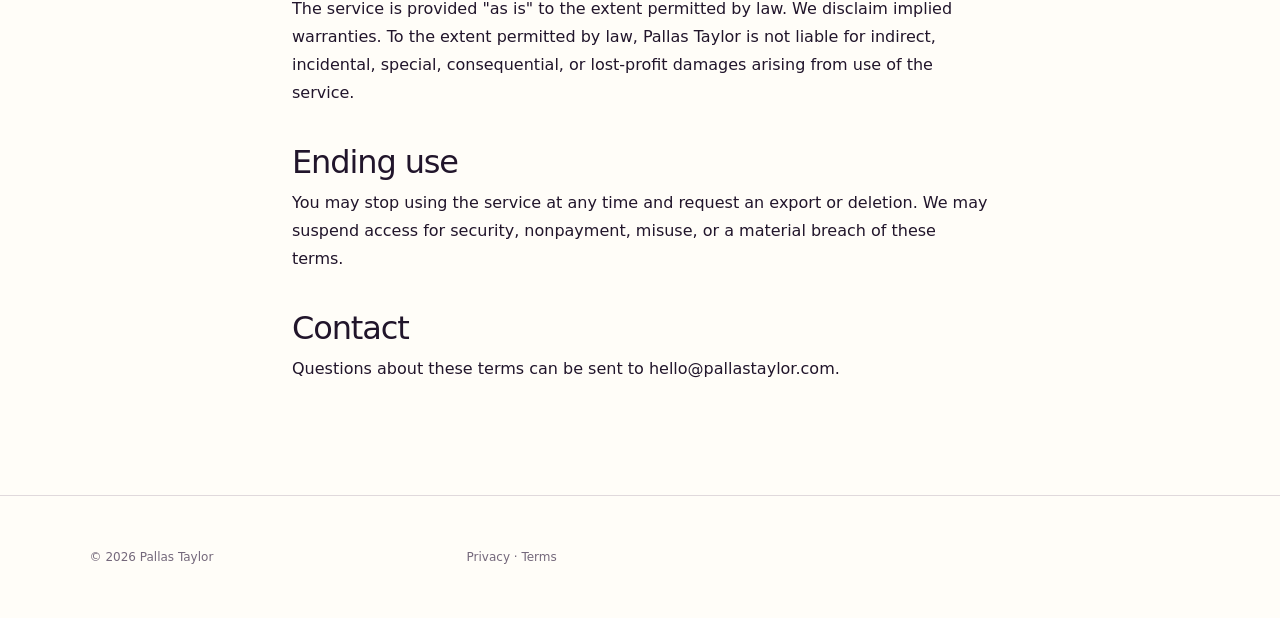
<file: terms.html>
<!doctype html>
<html lang="en">
<head>
  <meta charset="utf-8" />
  <meta name="viewport" content="width=device-width, initial-scale=1" />
  <meta name="description" content="Terms for Pallas Taylor and Villagers." />
  <link rel="canonical" href="https://pallastaylor.com/terms.html" />
  <title>Terms | Pallas Taylor</title>
  <link rel="stylesheet" href="styles.css" />
</head>
<body>
  <header class="site-header">
    <a class="brand" href="/"><span class="brand-name">Pallas Taylor</span><span class="brand-tagline">Events, without the overhead.</span></a>
    <nav class="desktop-nav"><a href="/">Home</a><a href="/about.html">About</a><a href="/services.html">Services</a><a href="/villagers/">Villagers</a></nav>
    <a class="button button-small" href="/#inquire">Inquire</a>
  </header>
  <main>
    <section class="page-hero legal-hero"><p class="eyebrow">Terms</p><h1>The working agreement.</h1><p class="lede">Last updated September 19, 2026.</p></section>
    <section class="legal-copy">
      <h2>Using the service</h2>
      <p>These terms apply to pallastaylor.com, Pallas Taylor event services, and Villagers. By using them, you agree to these terms. If you use Villagers for an organization, you confirm that you can agree on its behalf.</p>
      <h2>Your account and access</h2>
      <p>Keep access credentials private and tell us promptly if you think access has been compromised. You are responsible for activity under your access. Villagers is currently an early-stage service and may change as we learn from pilot hosts.</p>
      <h2>Your data and responsibilities</h2>
      <p>You keep ownership of information you provide. You give us permission to host, process, organize, and transmit it only as needed to provide and improve the service. You are responsible for having a lawful reason to provide guest information and for giving guests any notices or choices required for your event. Do not upload highly sensitive information, payment card details, government identifiers, passwords, or anything you do not have the right to use.</p>
      <h2>Acceptable use</h2>
      <p>Do not use the service to break the law, harass or discriminate, send spam, mislead guests, scrape or resell personal data, probe security, interfere with the service, or access another host's information.</p>
      <h2>Event and introduction decisions</h2>
      <p>Villagers helps a host prepare. Public context, suggested matches, reminders, and draft introductions may be incomplete or wrong. The host remains responsible for checking them and deciding what to say, whom to introduce, and how to run the event.</p>
      <h2>Availability and changes</h2>
      <p>We may change, suspend, or discontinue parts of the service. We work to keep it available, but do not promise uninterrupted or error-free operation. If paid service terms, a proposal, or a written agreement conflict with these website terms, the more specific written agreement controls.</p>
      <h2>Disclaimers and liability</h2>
      <p>The service is provided "as is" to the extent permitted by law. We disclaim implied warranties. To the extent permitted by law, Pallas Taylor is not liable for indirect, incidental, special, consequential, or lost-profit damages arising from use of the service.</p>
      <h2>Ending use</h2>
      <p>You may stop using the service at any time and request an export or deletion. We may suspend access for security, nonpayment, misuse, or a material breach of these terms.</p>
      <h2>Contact</h2>
      <p>Questions about these terms can be sent to <a href="mailto:hello@pallastaylor.com">hello@pallastaylor.com</a>.</p>
    </section>
  </main>
  <footer class="site-footer"><span>© 2026 Pallas Taylor</span><span><a href="/privacy.html">Privacy</a> · <a href="/terms.html">Terms</a></span></footer>
</body>
</html>
</file>
<file: styles.css>
:root {
  --ink: #21152b;
  --muted: #74687b;
  --plum: #55236f;
  --violet: #73439b;
  --lilac: #d9c6eb;
  --mist: #f6f1f8;
  --cream: #fffdf8;
  --line: rgba(62, 34, 75, .16);
}
* { box-sizing: border-box; }
html { scroll-behavior: smooth; }
body { margin: 0; color: var(--ink); background: var(--cream); font-family: Inter, ui-sans-serif, system-ui, -apple-system, BlinkMacSystemFont, "Segoe UI", sans-serif; }
a { color: inherit; text-decoration: none; }
.site-header { height: 84px; padding: 0 clamp(24px, 5vw, 76px); display: flex; align-items: center; justify-content: space-between; border-bottom: 1px solid var(--line); background: rgba(255,253,248,.92); position: sticky; top: 0; z-index: 20; backdrop-filter: blur(14px); }
.brand { display: inline-flex; align-items: center; gap: 12px; font-family: Georgia, serif; font-size: 20px; letter-spacing: .02em; }
.brand-mark { width: 38px; height: 38px; border: 1px solid var(--plum); border-radius: 50%; display: grid; place-items: center; font-family: ui-sans-serif, system-ui; font-size: 11px; letter-spacing: .13em; color: var(--plum); }
nav { display: flex; align-items: center; gap: 30px; font-size: 14px; }
.cta-short { display: none; }
.button { display: inline-flex; justify-content: center; align-items: center; gap: 28px; padding: 16px 20px; border: 1px solid var(--plum); background: var(--plum); color: white; font-weight: 650; font-size: 14px; cursor: pointer; transition: transform .2s, background .2s; }
.button:hover { background: #421957; transform: translateY(-2px); }
.button-small { padding: 11px 15px; gap: 12px; }
.hero { min-height: 700px; display: grid; grid-template-columns: 1.05fr .95fr; padding: 96px clamp(24px, 7vw, 108px) 76px; gap: 7vw; overflow: hidden; }
.hero-copy { align-self: center; max-width: 670px; }
.eyebrow { color: var(--violet); font-size: 11px; font-weight: 750; letter-spacing: .17em; text-transform: uppercase; margin: 0 0 22px; }
h1, h2 { font-family: Georgia, "Times New Roman", serif; font-weight: 400; line-height: .98; letter-spacing: -.035em; margin: 0; }
h1 { font-size: clamp(58px, 6.3vw, 98px); }
h1 em { color: var(--violet); font-weight: inherit; }
.hero-intro { max-width: 580px; font-size: clamp(18px, 1.6vw, 23px); line-height: 1.55; color: var(--muted); margin: 32px 0; }
.hero-actions { display: flex; align-items: center; gap: 28px; }
.text-link { font-size: 14px; font-weight: 650; border-bottom: 1px solid var(--ink); padding: 10px 0; }
.hero-art { position: relative; min-height: 520px; align-self: center; background: linear-gradient(155deg, #ede3f5, #cbb4de); border-radius: 260px 260px 20px 20px; box-shadow: inset 0 0 0 1px rgba(85,35,111,.08); }
.orb { position: absolute; border-radius: 50%; filter: blur(1px); }
.orb-one { width: 230px; height: 230px; top: 40px; right: -70px; background: rgba(255,255,255,.55); }
.orb-two { width: 150px; height: 150px; bottom: 50px; left: -60px; background: rgba(85,35,111,.13); }
.event-card { position: absolute; width: 59%; min-width: 220px; padding: 22px; background: rgba(255,253,248,.92); border: 1px solid rgba(85,35,111,.16); box-shadow: 0 18px 50px rgba(61,31,72,.14); backdrop-filter: blur(12px); display: grid; grid-template-columns: 32px 1fr; gap: 6px 14px; }
.event-card span { grid-row: 1/3; color: var(--violet); font-size: 11px; padding-top: 3px; }
.event-card strong { font-family: Georgia, serif; font-size: 21px; font-weight: 400; }
.event-card small { color: var(--muted); font-size: 12px; }
.card-one { top: 19%; left: -8%; }
.card-two { top: 46%; right: -11%; }
.card-three { bottom: 7%; left: 7%; }
.statement { text-align: center; padding: 125px 22vw; background: var(--mist); }
.statement h2, .section-heading h2, .inquiry h2 { font-size: clamp(44px, 5vw, 72px); }
.statement > p:last-child { max-width: 780px; margin: 30px auto 0; color: var(--muted); font-size: 18px; line-height: 1.7; }
.services { padding: 120px clamp(24px, 7vw, 108px); }
.section-heading { max-width: 760px; margin-bottom: 68px; }
.service-grid { display: grid; grid-template-columns: repeat(3, 1fr); border-top: 1px solid var(--line); }
.service-grid article { padding: 38px 34px 42px 0; border-bottom: 1px solid var(--line); }
.service-grid article + article { border-left: 1px solid var(--line); padding-left: 34px; }
.service-number { color: var(--violet); font-size: 11px; letter-spacing: .12em; }
h3 { font-family: Georgia, serif; font-weight: 400; font-size: 30px; margin: 36px 0 15px; }
.service-grid p { color: var(--muted); line-height: 1.7; font-size: 15px; max-width: 330px; }
.approach { padding: 0 clamp(24px, 5vw, 76px) 100px; }
.approach-panel { background: var(--plum); color: white; padding: clamp(48px, 7vw, 100px); display: grid; grid-template-columns: 1fr 1fr; gap: 10vw; }
.approach-panel h2 { font-size: clamp(43px, 5vw, 70px); }
.light { color: var(--lilac); }
.approach ol { list-style: none; margin: 0; padding: 0; }
.approach li { display: grid; grid-template-columns: 45px 1fr; gap: 16px; padding: 24px 0; border-top: 1px solid rgba(255,255,255,.22); }
.approach li:last-child { border-bottom: 1px solid rgba(255,255,255,.22); }
.approach li > span { color: var(--lilac); font-size: 11px; padding-top: 5px; }
.approach strong { font-family: Georgia, serif; font-weight: 400; font-size: 22px; }
.approach li p { margin: 8px 0 0; color: #d9cfde; line-height: 1.6; font-size: 14px; }
.inquiry { display: grid; grid-template-columns: .8fr 1.2fr; gap: 9vw; padding: 120px clamp(24px, 9vw, 140px); background: #eee4f5; }
.inquiry-copy > p:not(.eyebrow):not(.privacy-note) { color: var(--muted); font-size: 18px; line-height: 1.65; max-width: 470px; }
.privacy-note { margin-top: 70px; font-size: 12px; color: var(--violet); }
form { background: var(--cream); padding: 42px; border: 1px solid var(--line); box-shadow: 0 24px 70px rgba(72,35,88,.09); }
label { display: block; font-size: 11px; font-weight: 750; letter-spacing: .12em; text-transform: uppercase; margin-bottom: 20px; }
input, select, textarea { width: 100%; border: 0; border-bottom: 1px solid #a995b2; background: transparent; border-radius: 0; padding: 12px 2px; margin-top: 6px; font: inherit; font-size: 15px; color: var(--ink); outline: none; text-transform: none; letter-spacing: 0; }
textarea { border: 1px solid #a995b2; padding: 14px; resize: vertical; }
input:focus, select:focus, textarea:focus { border-color: var(--plum); box-shadow: 0 1px 0 var(--plum); }
.form-row { display: grid; grid-template-columns: 1fr 1fr; gap: 22px; }
form .button { width: 100%; margin-top: 8px; }
.form-status { min-height: 18px; margin: 12px 0 0; color: var(--violet); font-size: 13px; }
footer { padding: 54px clamp(24px, 7vw, 108px); display: grid; grid-template-columns: 1fr 1fr 1fr; align-items: center; gap: 30px; border-top: 1px solid var(--line); font-size: 12px; color: var(--muted); }
footer p:nth-child(2) { text-align: center; }
footer p:last-child { text-align: right; }
.footer-brand { color: var(--ink); }
.page-hero { padding: 96px clamp(24px, 7vw, 108px) 30px; max-width: 900px; }
.page-hero h1 { font-size: clamp(46px, 5.2vw, 80px); margin: 20px 0 28px; }
.page-hero .lede { max-width: 640px; font-size: clamp(17px, 1.5vw, 21px); line-height: 1.6; color: var(--muted); margin: 0; }

.about-hero { display: grid; grid-template-columns: 1.05fr .95fr; grid-template-areas: "head art" "intro art"; align-items: start; gap: 20px 7vw; padding: 96px clamp(24px, 7vw, 108px) 70px; }
.about-hero-head { grid-area: head; align-self: end; }
.about-hero-head h1 { font-size: clamp(42px, 4.6vw, 72px); margin: 20px 0 0; }
.about-hero-art { grid-area: art; align-self: center; }
.about-hero-intro { grid-area: intro; }
.about-hero-intro p { max-width: 560px; font-size: clamp(17px, 1.4vw, 19px); line-height: 1.65; color: var(--muted); margin: 0; }

.portrait-arch { position: relative; width: min(100%, 400px); aspect-ratio: 3 / 4; margin-left: auto; background: linear-gradient(155deg, #ede3f5, #cbb4de); border-radius: 220px 220px 24px 24px; overflow: hidden; box-shadow: inset 0 0 0 1px rgba(85,35,111,.08); }
.portrait-arch img { position: absolute; bottom: 0; left: 50%; transform: translateX(-50%); width: 90%; height: auto; display: block; }

.about-body { padding: 0 clamp(24px, 7vw, 108px) 30px; max-width: 760px; }
.about-body p { color: var(--ink); font-size: 17px; line-height: 1.75; margin: 0 0 24px; }
.pull-quote { font-family: Georgia, serif; font-style: italic; font-weight: 400; color: var(--violet); font-size: clamp(24px, 2.6vw, 34px); line-height: 1.4; max-width: 720px; margin: 44px 0; padding-left: 26px; border-left: 2px solid var(--plum); }
.credential-row { font-size: 11px; font-weight: 750; letter-spacing: .12em; text-transform: uppercase; color: var(--violet); margin: 40px 0 0; }

.statement .button { margin-top: 36px; }

.service-detail-list { padding: 0 clamp(24px, 7vw, 108px) 100px; border-top: 1px solid var(--line); }
.service-detail { display: grid; grid-template-columns: 300px 1fr; gap: 10px 56px; padding: 56px 0; border-bottom: 1px solid var(--line); }
.service-detail-head .service-number { display: block; }
.service-detail-head h3 { margin: 20px 0 14px; font-size: 27px; }
.service-detail-head .fit { color: var(--muted); font-size: 15px; line-height: 1.6; margin: 0; max-width: 280px; }
.service-detail-body .meta-label { font-size: 11px; font-weight: 750; letter-spacing: .12em; text-transform: uppercase; color: var(--violet); margin: 0 0 14px; }
.service-detail-body ul { list-style: none; margin: 0 0 28px; padding: 0; display: grid; gap: 10px; }
.service-detail-body ul li { position: relative; padding-left: 20px; color: var(--ink); font-size: 15px; line-height: 1.6; }
.service-detail-body ul li::before { content: ""; position: absolute; left: 0; top: 8px; width: 6px; height: 6px; border-radius: 50%; background: var(--violet); }
.service-detail-meta { display: grid; gap: 14px; margin-top: 6px; }
.service-detail-meta p { margin: 0; font-size: 14px; line-height: 1.6; color: var(--muted); }
.service-detail-meta strong { color: var(--ink); font-weight: 650; }

@media (max-width: 900px) {
  nav > a:not(.button) { display: none; }
  .hero { grid-template-columns: 1fr; padding-top: 70px; }
  .hero-art { width: min(86vw, 560px); min-height: 480px; margin: 10px auto 0; }
  .statement { padding: 100px 8vw; }
  .approach-panel, .inquiry { grid-template-columns: 1fr; gap: 65px; }
  .service-grid { grid-template-columns: 1fr; }
  .service-grid article + article { border-left: 0; padding-left: 0; }
  .about-hero { grid-template-columns: 1fr; grid-template-areas: "head" "art" "intro"; padding-top: 70px; gap: 32px; }
  .portrait-arch { margin: 0 auto; }
  .service-detail { grid-template-columns: 1fr; gap: 18px; }
  .service-detail-head .fit { max-width: none; }
}
@media (max-width: 560px) {
  .site-header { height: 72px; }
  .brand { font-size: 17px; }
  .brand-mark { width: 33px; height: 33px; }
  nav .button { padding: 11px 15px; }
  nav .cta-full { display: none; }
  nav .cta-short { display: inline; }
  .hero { min-height: auto; padding: 62px 22px 65px; }
  h1 { font-size: 53px; }
  .hero-actions { align-items: stretch; flex-direction: column; gap: 13px; }
  .text-link { text-align: center; }
  .hero-art { width: 100%; min-height: 410px; }
  .event-card { width: 75%; min-width: 0; }
  .card-one { left: -3%; }.card-two { right: -3%; }.card-three { left: 3%; }
  .statement, .services, .inquiry { padding: 85px 22px; }
  .approach { padding: 0 0 70px; }
  .approach-panel { padding: 70px 24px; }
  form { padding: 28px 22px; }
  .form-row { grid-template-columns: 1fr; gap: 0; }
  footer { grid-template-columns: 1fr; text-align: left; }
  footer p:nth-child(2), footer p:last-child { text-align: left; }
  .page-hero { padding: 62px 22px 20px; }
  .about-hero { padding: 62px 22px 50px; }
  .about-body { padding: 0 22px 20px; }
  .pull-quote { padding-left: 18px; margin: 32px 0; }
  .service-detail-list { padding: 0 22px 70px; }
  .service-detail { padding: 40px 0; }
}

/* Mobile menu */
.menu-toggle { display: none; flex-direction: column; justify-content: center; gap: 5px; width: 44px; height: 44px; padding: 10px; background: none; border: 1px solid var(--line); border-radius: 10px; cursor: pointer; }
.menu-toggle span { display: block; height: 2px; width: 100%; background: var(--plum); transition: transform .2s, opacity .2s; }
.menu-toggle[aria-expanded="true"] span:nth-child(1) { transform: translateY(7px) rotate(45deg); }
.menu-toggle[aria-expanded="true"] span:nth-child(2) { opacity: 0; }
.menu-toggle[aria-expanded="true"] span:nth-child(3) { transform: translateY(-7px) rotate(-45deg); }
.mobile-menu { display: none; }
@media (max-width: 900px) {
  .menu-toggle { display: flex; }
  .mobile-menu { display: flex; flex-direction: column; align-items: stretch; gap: 0; position: absolute; top: 100%; left: 0; right: 0; background: var(--cream); border-bottom: 1px solid var(--line); box-shadow: 0 18px 30px rgba(62, 34, 75, .10); padding: 8px clamp(24px, 5vw, 76px) 18px; z-index: 19; }
  .mobile-menu[hidden] { display: none; }
  #mobile-menu a { display: block; padding: 14px 0; font-size: 16px; font-family: Georgia, serif; border-bottom: 1px solid var(--line); color: var(--ink); }
  #mobile-menu a:last-child { border-bottom: 0; color: var(--plum); font-weight: 700; }
  #mobile-menu a:hover { color: var(--violet); }
}

/* Legal pages */
.legal-hero { max-width: 900px; padding-bottom: 2.5rem; }
.legal-copy { max-width: 760px; margin: 0 auto; padding: 0 2rem 7rem; }
.legal-copy h2 { font-family: var(--font-display); font-size: clamp(1.45rem, 2.6vw, 2rem); font-weight: 400; margin: 2.5rem 0 .65rem; }
.legal-copy p { color: var(--ink-soft); line-height: 1.75; margin: 0; }
.legal-copy a, .site-footer a { color: inherit; text-underline-offset: 3px; }
@media (max-width: 700px) { .legal-copy { padding: 0 1.25rem 5rem; } }
</file>
